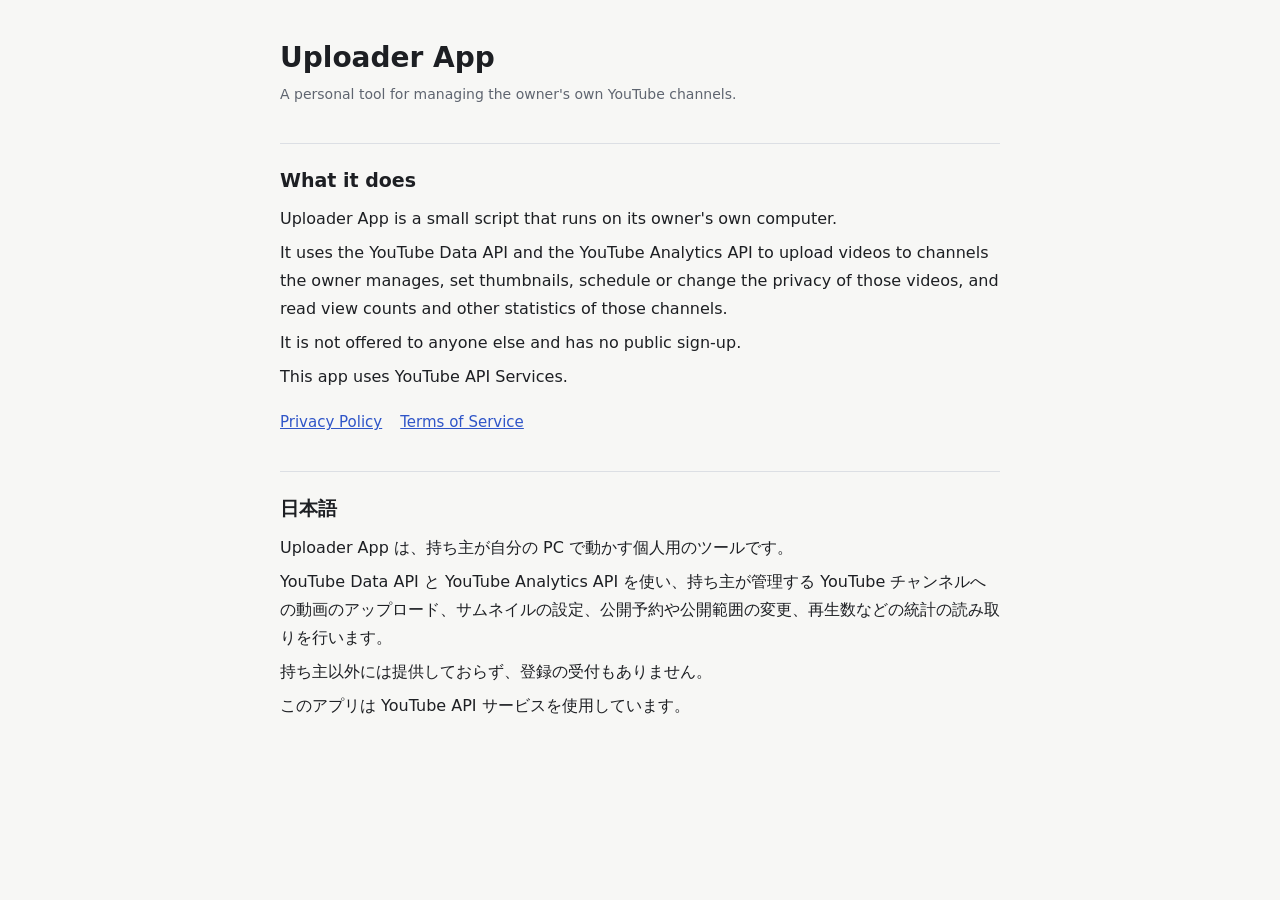
<file: index.html>
<!doctype html>
<html lang="en">
<head>
<meta charset="utf-8">
<meta name="viewport" content="width=device-width, initial-scale=1">
<title>Uploader App</title>
<link rel="stylesheet" href="style.css">
</head>
<body>
<main>
  <h1>Uploader App</h1>
  <p class="muted">A personal tool for managing the owner's own YouTube channels.</p>

  <h2>What it does</h2>
  <p>Uploader App is a small script that runs on its owner's own computer.</p>
  <p>It uses the YouTube Data API and the YouTube Analytics API to upload videos to channels the owner manages, set thumbnails, schedule or change the privacy of those videos, and read view counts and other statistics of those channels.</p>
  <p>It is not offered to anyone else and has no public sign-up.</p>
  <p>This app uses YouTube API Services.</p>

  <nav>
    <a href="privacy.html">Privacy Policy</a>
    <a href="terms.html">Terms of Service</a>
  </nav>

  <h2 lang="ja">日本語</h2>
  <div lang="ja">
    <p>Uploader App は、持ち主が自分の PC で動かす個人用のツールです。</p>
    <p>YouTube Data API と YouTube Analytics API を使い、持ち主が管理する YouTube チャンネルへの動画のアップロード、サムネイルの設定、公開予約や公開範囲の変更、再生数などの統計の読み取りを行います。</p>
    <p>持ち主以外には提供しておらず、登録の受付もありません。</p>
    <p>このアプリは YouTube API サービスを使用しています。</p>
  </div>
</main>
</body>
</html>
</file>
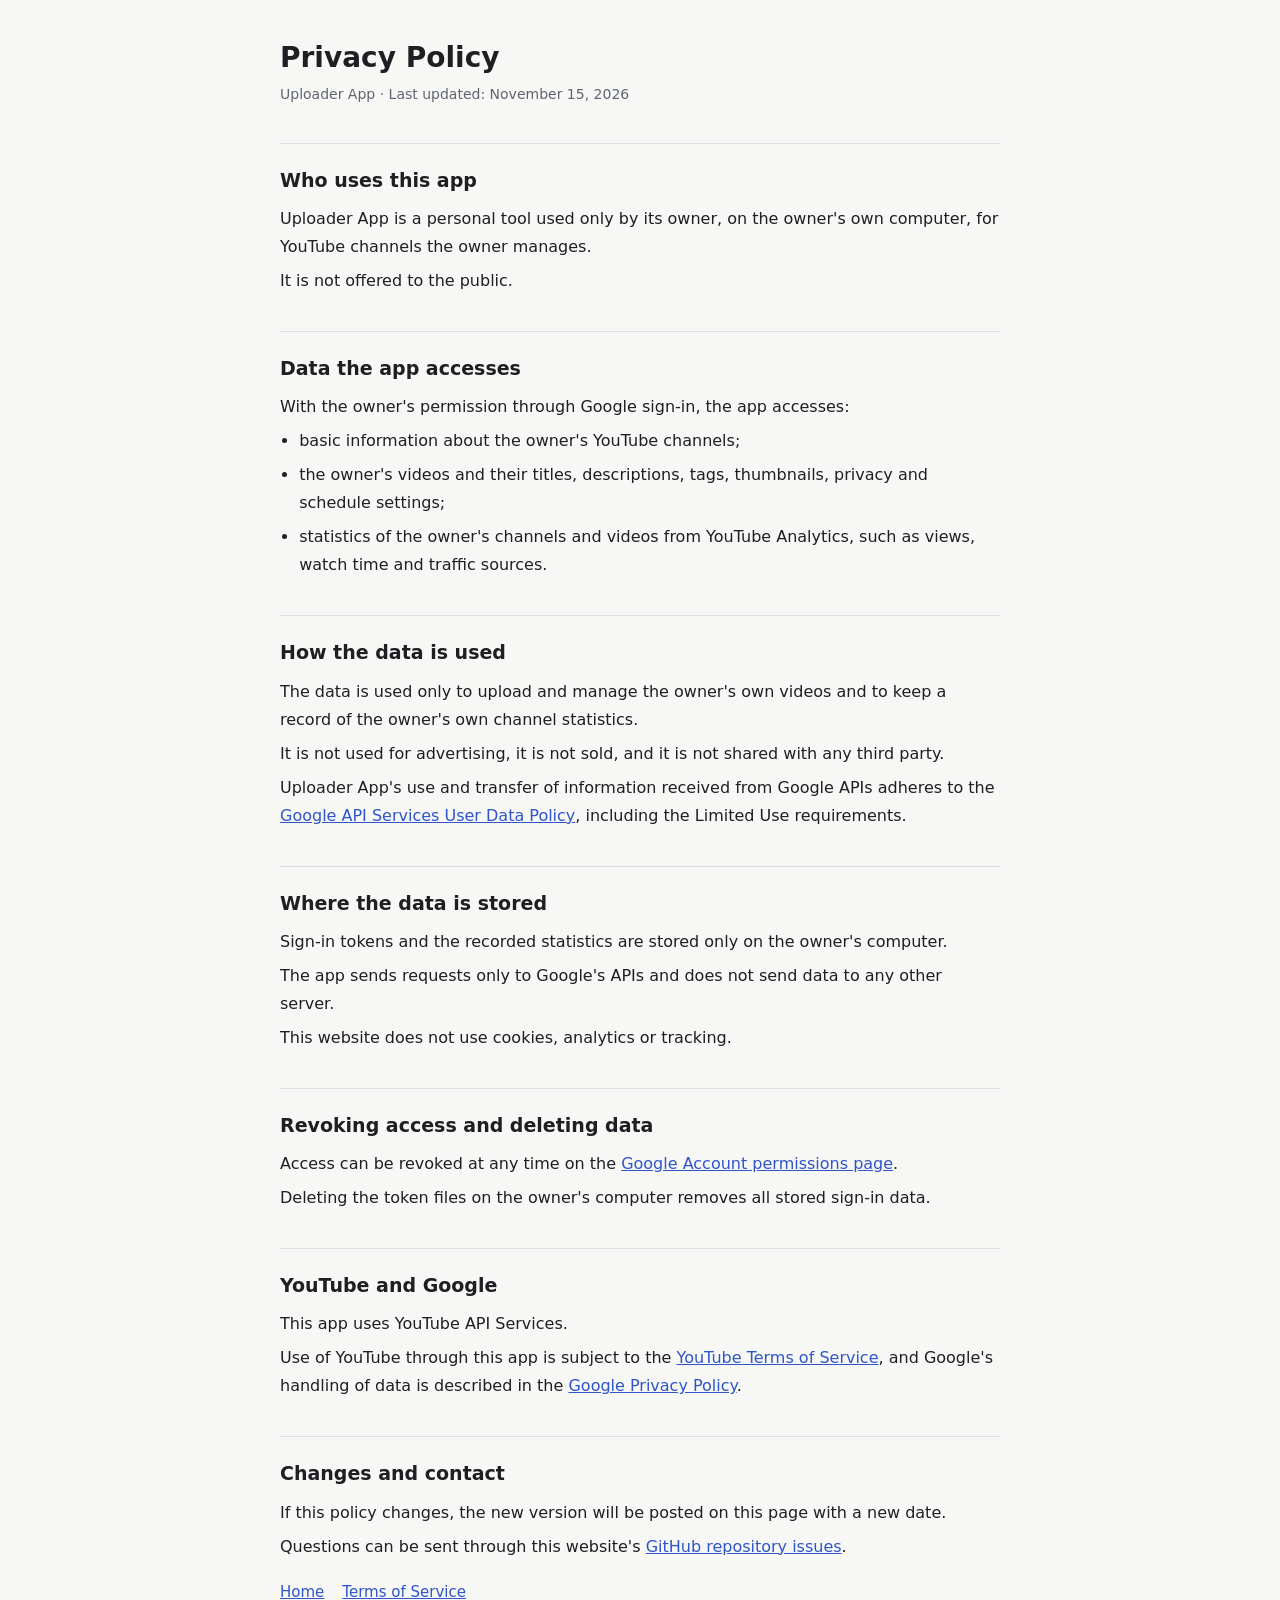
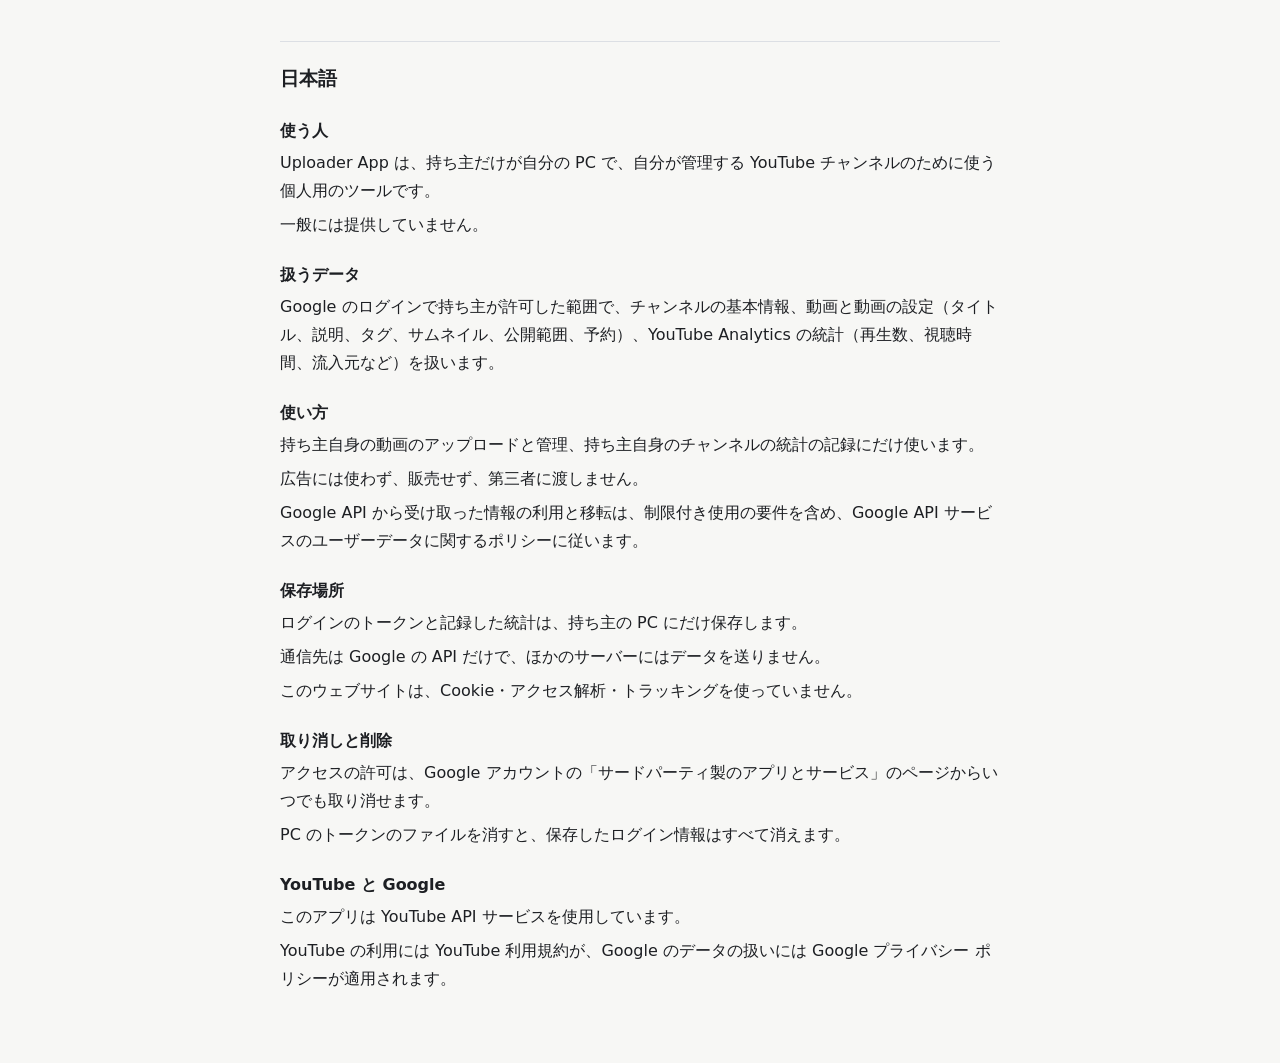
<file: privacy.html>
<!doctype html>
<html lang="en">
<head>
<meta charset="utf-8">
<meta name="viewport" content="width=device-width, initial-scale=1">
<title>Privacy Policy – Uploader App</title>
<link rel="stylesheet" href="style.css">
</head>
<body>
<main>
  <h1>Privacy Policy</h1>
  <p class="muted">Uploader App · Last updated: November 15, 2026</p>

  <h2>Who uses this app</h2>
  <p>Uploader App is a personal tool used only by its owner, on the owner's own computer, for YouTube channels the owner manages.</p>
  <p>It is not offered to the public.</p>

  <h2>Data the app accesses</h2>
  <p>With the owner's permission through Google sign-in, the app accesses:</p>
  <ul>
    <li>basic information about the owner's YouTube channels;</li>
    <li>the owner's videos and their titles, descriptions, tags, thumbnails, privacy and schedule settings;</li>
    <li>statistics of the owner's channels and videos from YouTube Analytics, such as views, watch time and traffic sources.</li>
  </ul>

  <h2>How the data is used</h2>
  <p>The data is used only to upload and manage the owner's own videos and to keep a record of the owner's own channel statistics.</p>
  <p>It is not used for advertising, it is not sold, and it is not shared with any third party.</p>
  <p>Uploader App's use and transfer of information received from Google APIs adheres to the <a href="https://developers.google.com/terms/api-services-user-data-policy">Google API Services User Data Policy</a>, including the Limited Use requirements.</p>

  <h2>Where the data is stored</h2>
  <p>Sign-in tokens and the recorded statistics are stored only on the owner's computer.</p>
  <p>The app sends requests only to Google's APIs and does not send data to any other server.</p>
  <p>This website does not use cookies, analytics or tracking.</p>

  <h2>Revoking access and deleting data</h2>
  <p>Access can be revoked at any time on the <a href="https://myaccount.google.com/permissions">Google Account permissions page</a>.</p>
  <p>Deleting the token files on the owner's computer removes all stored sign-in data.</p>

  <h2>YouTube and Google</h2>
  <p>This app uses YouTube API Services.</p>
  <p>Use of YouTube through this app is subject to the <a href="https://www.youtube.com/t/terms">YouTube Terms of Service</a>, and Google's handling of data is described in the <a href="https://policies.google.com/privacy">Google Privacy Policy</a>.</p>

  <h2>Changes and contact</h2>
  <p>If this policy changes, the new version will be posted on this page with a new date.</p>
  <p>Questions can be sent through this website's <a href="https://github.com/unitarocom/uploader-app/issues">GitHub repository issues</a>.</p>

  <nav>
    <a href="index.html">Home</a>
    <a href="terms.html">Terms of Service</a>
  </nav>

  <h2 lang="ja">日本語</h2>
  <div lang="ja">
    <h3>使う人</h3>
    <p>Uploader App は、持ち主だけが自分の PC で、自分が管理する YouTube チャンネルのために使う個人用のツールです。</p>
    <p>一般には提供していません。</p>
    <h3>扱うデータ</h3>
    <p>Google のログインで持ち主が許可した範囲で、チャンネルの基本情報、動画と動画の設定（タイトル、説明、タグ、サムネイル、公開範囲、予約）、YouTube Analytics の統計（再生数、視聴時間、流入元など）を扱います。</p>
    <h3>使い方</h3>
    <p>持ち主自身の動画のアップロードと管理、持ち主自身のチャンネルの統計の記録にだけ使います。</p>
    <p>広告には使わず、販売せず、第三者に渡しません。</p>
    <p>Google API から受け取った情報の利用と移転は、制限付き使用の要件を含め、Google API サービスのユーザーデータに関するポリシーに従います。</p>
    <h3>保存場所</h3>
    <p>ログインのトークンと記録した統計は、持ち主の PC にだけ保存します。</p>
    <p>通信先は Google の API だけで、ほかのサーバーにはデータを送りません。</p>
    <p>このウェブサイトは、Cookie・アクセス解析・トラッキングを使っていません。</p>
    <h3>取り消しと削除</h3>
    <p>アクセスの許可は、Google アカウントの「サードパーティ製のアプリとサービス」のページからいつでも取り消せます。</p>
    <p>PC のトークンのファイルを消すと、保存したログイン情報はすべて消えます。</p>
    <h3>YouTube と Google</h3>
    <p>このアプリは YouTube API サービスを使用しています。</p>
    <p>YouTube の利用には YouTube 利用規約が、Google のデータの扱いには Google プライバシー ポリシーが適用されます。</p>
  </div>
</main>
</body>
</html>
</file>
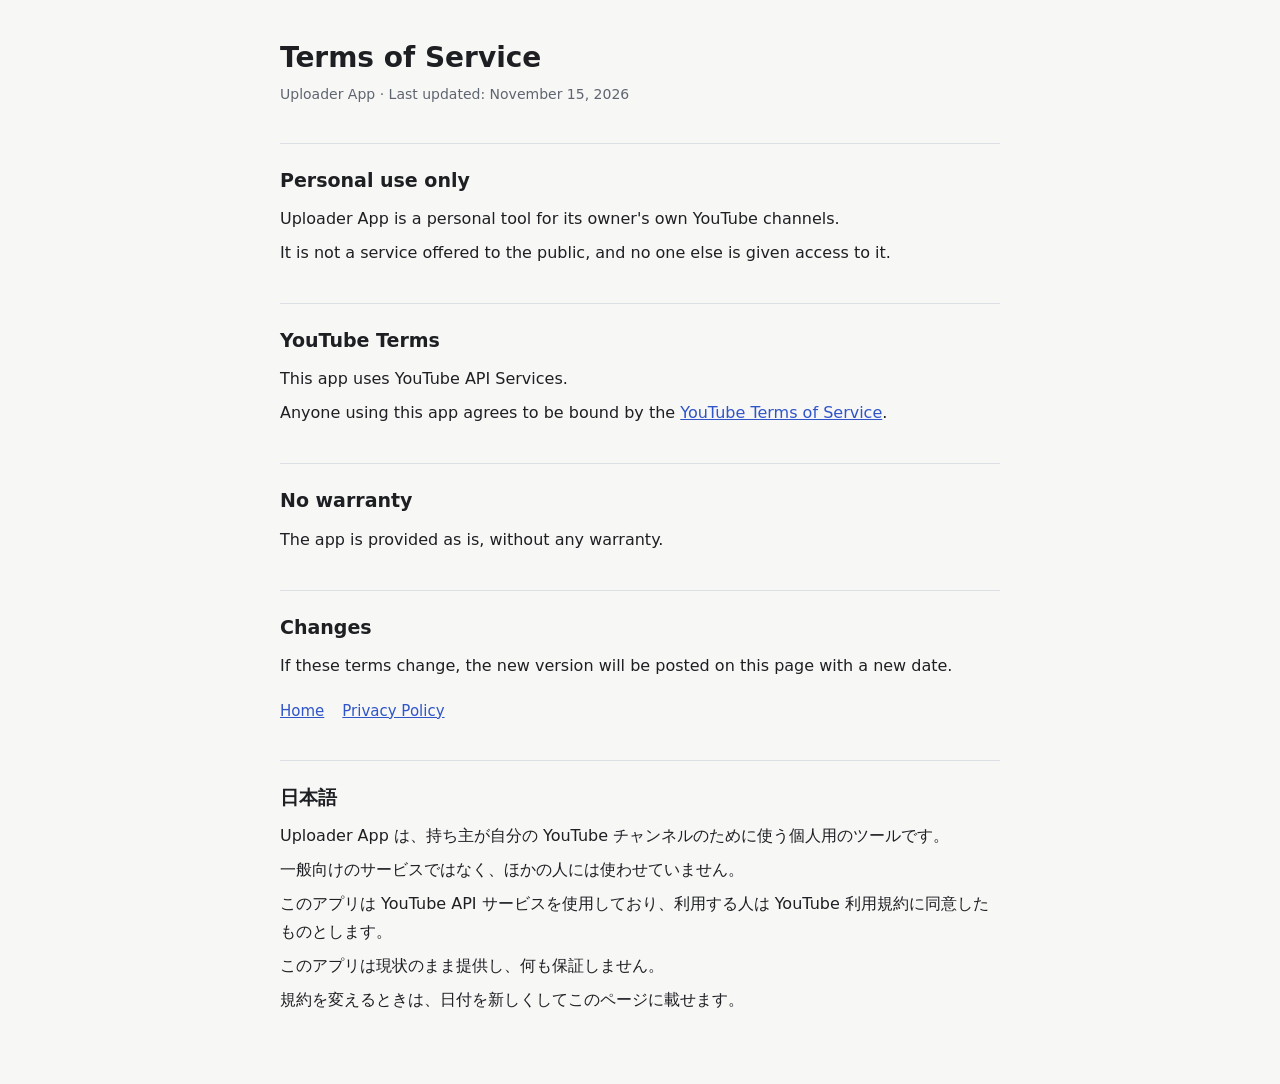
<file: terms.html>
<!doctype html>
<html lang="en">
<head>
<meta charset="utf-8">
<meta name="viewport" content="width=device-width, initial-scale=1">
<title>Terms of Service – Uploader App</title>
<link rel="stylesheet" href="style.css">
</head>
<body>
<main>
  <h1>Terms of Service</h1>
  <p class="muted">Uploader App · Last updated: November 15, 2026</p>

  <h2>Personal use only</h2>
  <p>Uploader App is a personal tool for its owner's own YouTube channels.</p>
  <p>It is not a service offered to the public, and no one else is given access to it.</p>

  <h2>YouTube Terms</h2>
  <p>This app uses YouTube API Services.</p>
  <p>Anyone using this app agrees to be bound by the <a href="https://www.youtube.com/t/terms">YouTube Terms of Service</a>.</p>

  <h2>No warranty</h2>
  <p>The app is provided as is, without any warranty.</p>

  <h2>Changes</h2>
  <p>If these terms change, the new version will be posted on this page with a new date.</p>

  <nav>
    <a href="index.html">Home</a>
    <a href="privacy.html">Privacy Policy</a>
  </nav>

  <h2 lang="ja">日本語</h2>
  <div lang="ja">
    <p>Uploader App は、持ち主が自分の YouTube チャンネルのために使う個人用のツールです。</p>
    <p>一般向けのサービスではなく、ほかの人には使わせていません。</p>
    <p>このアプリは YouTube API サービスを使用しており、利用する人は YouTube 利用規約に同意したものとします。</p>
    <p>このアプリは現状のまま提供し、何も保証しません。</p>
    <p>規約を変えるときは、日付を新しくしてこのページに載せます。</p>
  </div>
</main>
</body>
</html>
</file>
<file: style.css>
:root {
  --bg: #f7f7f5;
  --fg: #1d1f23;
  --muted: #5f6570;
  --line: #dcdfe4;
  --link: #2f55c8;
  color-scheme: light dark;
}
@media (prefers-color-scheme: dark) {
  :root { --bg: #15171b; --fg: #e8eaee; --muted: #9aa1ad; --line: #2c3038; --link: #8fa8ff; }
}
* { box-sizing: border-box; }
body {
  margin: 0;
  background: var(--bg);
  color: var(--fg);
  font: 16px/1.75 system-ui, -apple-system, "Segoe UI", "Hiragino Sans", "Yu Gothic", sans-serif;
  padding: 40px 16px 64px;
}
main { max-width: 720px; margin: 0 auto; }
h1 { font-size: 28px; line-height: 1.3; margin: 0 0 6px; }
h2 { font-size: 19px; margin: 36px 0 8px; padding-top: 20px; border-top: 1px solid var(--line); }
h3 { font-size: 16px; margin: 22px 0 4px; }
p, li { margin: 0 0 6px; }
ul { padding-left: 1.2em; margin: 0 0 6px; }
a { color: var(--link); }
.muted { color: var(--muted); font-size: 14px; }
nav { display: flex; flex-wrap: wrap; gap: 8px 18px; margin: 18px 0 0; font-size: 15px; }
</file>
